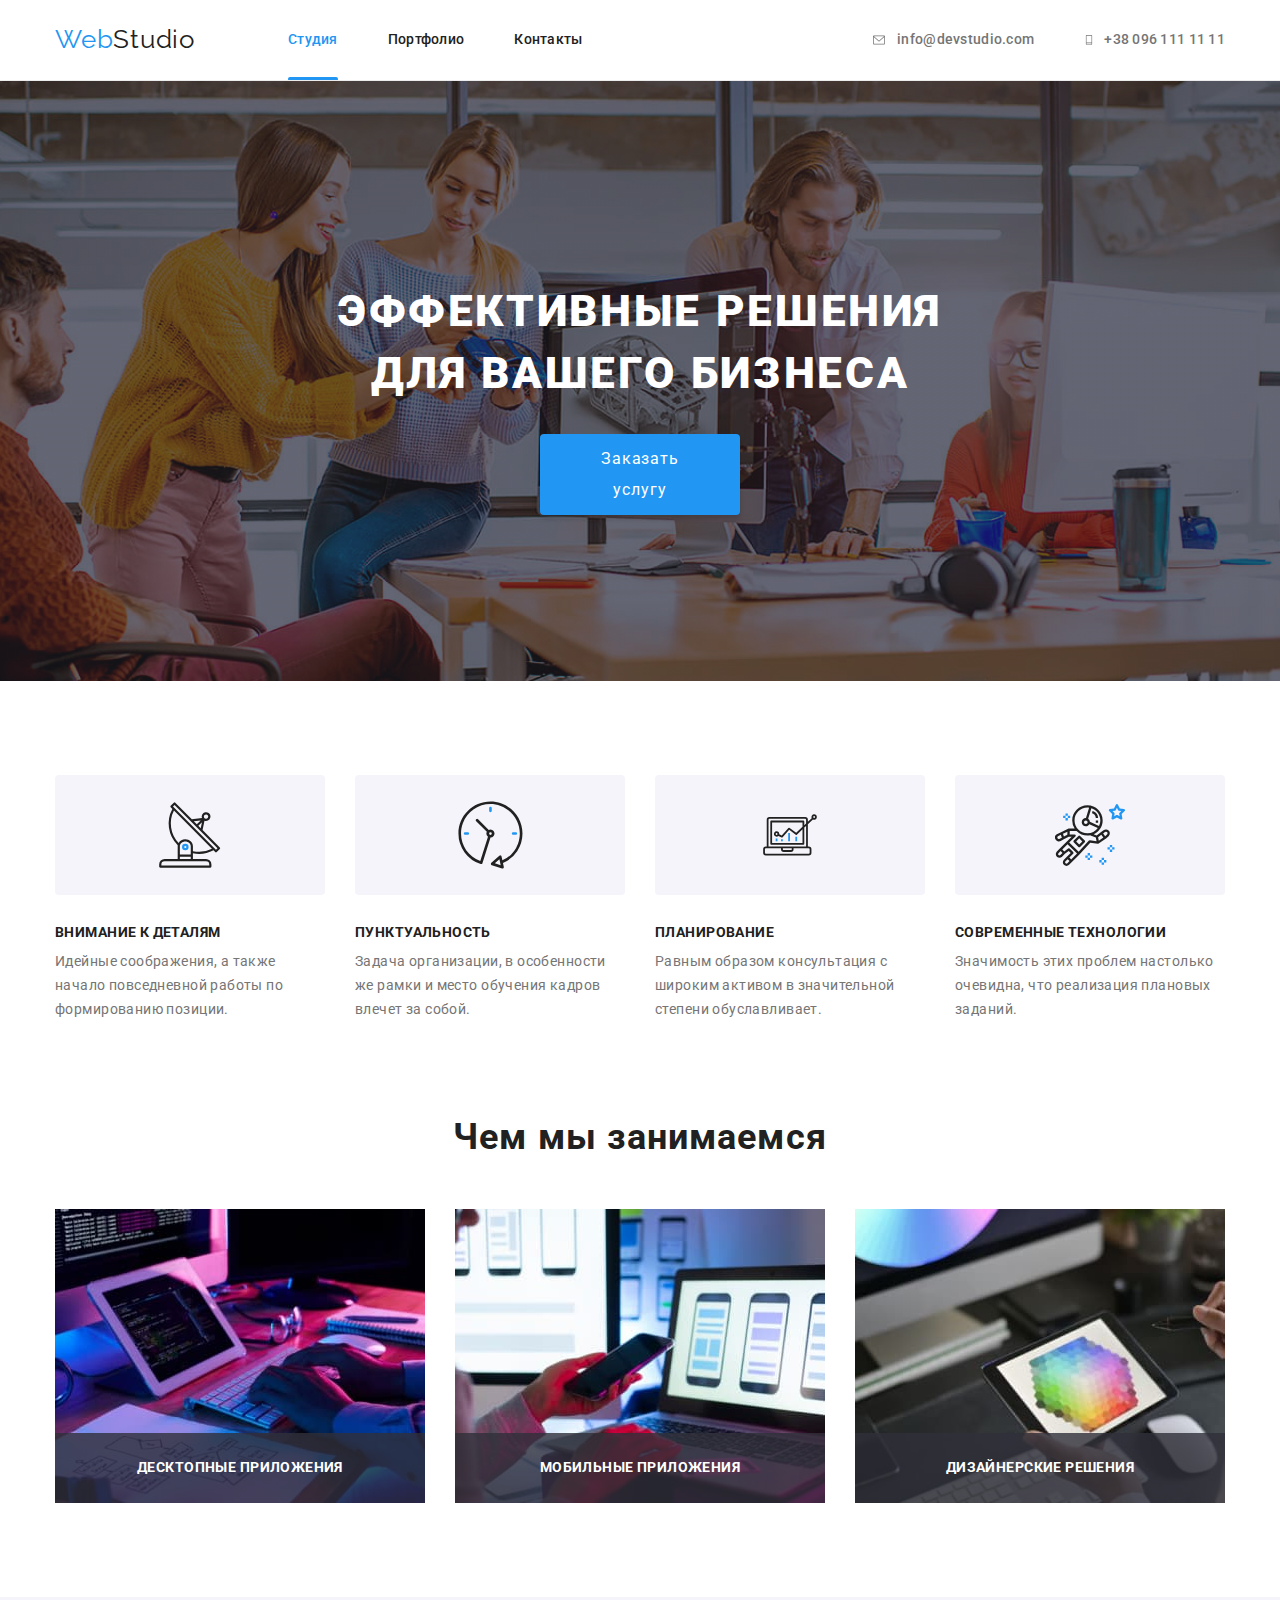
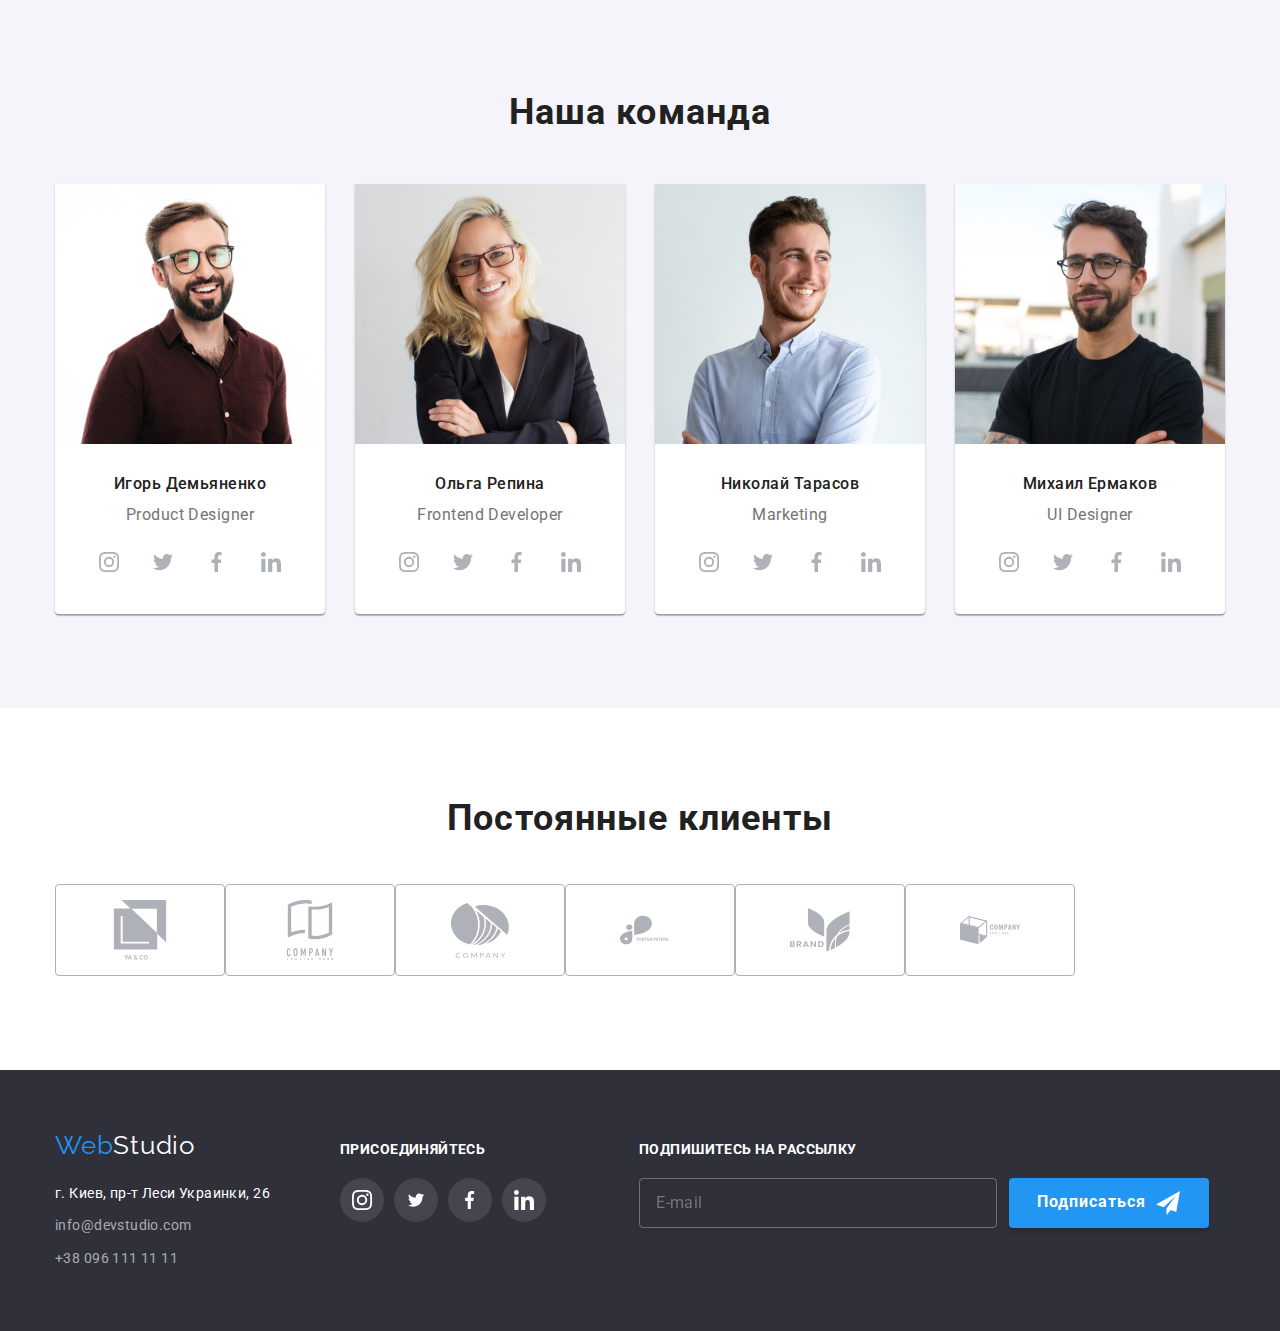
<file: index.html>
<!DOCTYPE html>
<html lang="ru">
  <head>
    <meta charset="UTF-8" />
    <meta http-equiv="X-UA-Compatible" content="IE=edge" />
    <meta name="viewport" content="width=device-width, initial-scale=1.0" />
    <title>Web Studio</title>
    <link rel="preconnect" href="https://fonts.googleapis.com" />
    <link rel="preconnect" href="https://fonts.gstatic.com" crossorigin />
    <link
      href="https://fonts.googleapis.com/css2?family=Montserrat:wght@400;700&family=Raleway:wght@700&family=Roboto:wght@400;500;700&display=swap"
      rel="stylesheet"
    />
    <link
      rel="stylesheet"
      href="./modern-normalize-main/modern-normalize.css"
    />
    <link rel="stylesheet" href="./css/main.min.css" />
  </head>

  <body>
    <!-- Шапка сайта -->
    <header class="header">
      <div class="container">
        <nav class="navigation">
          <a href="./index.html" class="logo link">
            Web<span class="logo-header">Studio</span>
          </a>
          <ul class="header-list list nav">
            <li class="header-list__item">
              <a
                href="./index.html"
                class="header-list__link current active link"
                >Студия</a
              >
            </li>
            <li class="header-list__item">
              <a href="./portfolio.html" class="header-list__link link"
                >Портфолио</a
              >
            </li>
            <li class="header-list__item">
              <a href="" class="header-list__link link">Контакты</a>
            </li>
          </ul>
        </nav>
        <ul class="connect list nav">
          <li class="connect__item">
            <a
              href="mailto:info@devstudio.com"
              class="connect__link current link"
            >
              <svg class="connect__icon" width="16" height="12">
                <use href="./images/icons/symbol-defs.svg#icon-envelope"></use>
              </svg>
              info@devstudio.com</a
            >
          </li>
          <li class="connect__item">
            <a href="tel:+380961111111" class="connect__link link">
              <svg class="connect__icon" width="10" height="16">
                <use href="./images/icons/symbol-defs.svg#icon-tel"></use>
              </svg>
              +38 096 111 11 11</a
            >
          </li>
        </ul>
      </div>
    </header>

    <main>
      <!-- Герой -->
      <section class="hero">
        <div class="container">
          <h1 class="hero-title title--light">
            ЭФФЕКТИВНЫЕ РЕШЕНИЯ ДЛЯ ВАШЕГО БИЗНЕСА
          </h1>
          <button type="button" class="hero-btn" data-modal-open>
            Заказать услугу
          </button>
        </div>
      </section>

      <!-- Особенности -->
      <section class="section">
        <div class="container">
          <h2 class="visually-hidden">Оcобенности</h2>
          <ul class="feature-list list">
            <li class="feature-list__item">
              <div class="feature-list__group">
                <svg class="feature-list__icon" width="65.32" height="70">
                  <use
                    href="./images/icons/symbol-defs.svg#icon-antenna_feature"
                  ></use>
                </svg>
              </div>
              <h3 class="feature-list__title title--dark">
                ВНИМАНИЕ К ДЕТАЛЯМ
              </h3>
              <p class="feature-list__text">
                Идейные соображения, а также начало повседневной работы по
                формированию позиции.
              </p>
            </li>
            <li class="feature-list__item">
              <div class="feature-list__group">
                <svg class="feature-list__icon" width="66.96" height="70">
                  <use
                    href="./images/icons/symbol-defs.svg#icon-clock_feature"
                  ></use>
                </svg>
              </div>
              <h3 class="feature-list__title title--dark">ПУНКТУАЛЬНОСТЬ</h3>
              <p class="feature-list__text">
                Задача организации, в особенности же рамки и место обучения
                кадров влечет за собой.
              </p>
            </li>
            <li class="feature-list__item">
              <div class="feature-list__group">
                <svg class="feature-list__icon" width="70" height="53.69">
                  <use
                    href="./images/icons/symbol-defs.svg#icon-diagram_feature"
                  ></use>
                </svg>
              </div>
              <h3 class="feature-list__title title--dark">ПЛАНИРОВАНИЕ</h3>
              <p class="feature-list__text">
                Равным образом консультация с широким активом в значительной
                степени обуславливает.
              </p>
            </li>
            <li class="feature-list__item">
              <div class="feature-list__group">
                <svg class="feature-list__icon" width="70" height="70">
                  <use
                    href="./images/icons/symbol-defs.svg#icon-astronaut_feature"
                  ></use>
                </svg>
              </div>
              <h3 class="feature-list__title title--dark">
                СОВРЕМЕННЫЕ ТЕХНОЛОГИИ
              </h3>
              <p class="feature-list__text">
                Значимость этих проблем настолько очевидна, что реализация
                плановых заданий.
              </p>
            </li>
          </ul>
        </div>
      </section>

      <!-- Чем мы занимаемся -->
      <section class="about section">
        <div class="container">
          <h2 class="about-title title title--dark">Чем мы занимаемся</h2>
          <ul class="about-list list">
            <li class="about-list__item">
              <img
                src="./images/img-1.jpg"
                alt="Написание кода на компьютере"
                width="370"
                height="294"
              />
              <p class="about-list__text">ДЕСКТОПНЫЕ ПРИЛОЖЕНИЯ</p>
            </li>
            <li class="about-list__item">
              <img
                src="./images/img-2.jpg"
                alt="Разработка мобильных приложений"
                width="370"
                height="294"
              />
              <p class="about-list__text">МОБИЛЬНЫЕ ПРИЛОЖЕНИЯ</p>
            </li>
            <li class="about-list__item">
              <img
                src="./images/img-3.jpg"
                alt="Создание дизайна"
                width="370"
                height="294"
              />
              <p class="about-list__text">ДИЗАЙНЕРСКИЕ РЕШЕНИЯ</p>
            </li>
          </ul>
        </div>
      </section>

      <!-- Наша команда -->
      <section class="team section">
        <div class="container">
          <h2 class="team-title title title--dark">Наша команда</h2>
          <ul class="team-list list">
            <li class="team-list__item">
              <div class="team-list__card">
                <img
                  src="./images/img-igor.jpg"
                  alt="Фото Product Designer"
                  width="270"
                  height="260"
                />
                <div class="team-list__name">
                  <h3 class="team-list__pre-title title--dark">
                    Игорь Демьяненко
                  </h3>
                  <p class="team-list__text">Product Designer</p>
                  <ul class="soc-list list">
                    <li class="soc-list__item soc-list--left">
                      <a
                        href=""
                        class="soc-list__link link soc-list__link--light"
                      >
                        <svg class="soc-list__icon" width="20" height="20">
                          <use
                            href="./images/icons/symbol-defs.svg#icon-instagram"
                          ></use>
                        </svg>
                      </a>
                    </li>
                    <li class="soc-list__item soc-list--left">
                      <a
                        href=""
                        class="soc-list__link link soc-list__link--light"
                      >
                        <svg class="soc-list__icon" width="20" height="20">
                          <use
                            href="./images/icons/symbol-defs.svg#icon-twiter"
                          ></use>
                        </svg>
                      </a>
                    </li>
                    <li class="soc-list__item soc-list--left">
                      <a
                        href=""
                        class="soc-list__link link soc-list__link--light"
                      >
                        <svg class="soc-list__icon" width="20" height="20">
                          <use
                            href="./images/icons/symbol-defs.svg#icon-fb"
                          ></use>
                        </svg>
                      </a>
                    </li>
                    <li class="soc-list__item soc-list--left">
                      <a
                        href=""
                        class="soc-list__link link soc-list__link--light"
                      >
                        <svg class="soc-list__icon" width="20" height="20">
                          <use
                            href="./images/icons/symbol-defs.svg#icon-linkedin"
                          ></use>
                        </svg>
                      </a>
                    </li>
                  </ul>
                </div>
              </div>
            </li>
            <li class="team-list__item">
              <div class="team-list__card">
                <img
                  src="./images/img-olga.jpg"
                  alt="Фото фронтэнд-разработчика"
                  width="270"
                  height="260"
                />
                <div class="team-list__name">
                  <h3 class="team-list__pre-title title--dark">Ольга Репина</h3>
                  <p class="team-list__text">Frontend Developer</p>
                  <ul class="soc-list list">
                    <li class="soc-list__item soc-list--left">
                      <a
                        href=""
                        class="soc-list__link link soc-list__link--light"
                      >
                        <svg class="soc-list__icon" width="20" height="20">
                          <use
                            href="./images/icons/symbol-defs.svg#icon-instagram"
                          ></use>
                        </svg>
                      </a>
                    </li>
                    <li class="soc-list__item soc-list--left">
                      <a
                        href=""
                        class="soc-list__link link soc-list__link--light"
                      >
                        <svg class="soc-list__icon" width="20" height="20">
                          <use
                            href="./images/icons/symbol-defs.svg#icon-twiter"
                          ></use>
                        </svg>
                      </a>
                    </li>
                    <li class="soc-list__item soc-list--left">
                      <a
                        href=""
                        class="soc-list__link link soc-list__link--light"
                      >
                        <svg class="soc-list__icon" width="20" height="20">
                          <use
                            href="./images/icons/symbol-defs.svg#icon-fb"
                          ></use>
                        </svg>
                      </a>
                    </li>
                    <li class="soc-list__item soc-list--left">
                      <a
                        href=""
                        class="soc-list__link link soc-list__link--light"
                      >
                        <svg class="soc-list__icon" width="20" height="20">
                          <use
                            href="./images/icons/symbol-defs.svg#icon-linkedin"
                          ></use>
                        </svg>
                      </a>
                    </li>
                  </ul>
                </div>
              </div>
            </li>
            <li class="team-list__item">
              <div class="team-list__card">
                <img
                  src="./images/img-nikolay.jpg"
                  alt="Фото маркетолога"
                  width="270"
                  height="260"
                />
                <div class="team-list__name">
                  <h3 class="team-list__pre-title title--dark">
                    Николай Тарасов
                  </h3>
                  <p class="team-list__text">Marketing</p>
                  <ul class="soc-list list">
                    <li class="soc-list__item soc-list--left">
                      <a
                        href=""
                        class="soc-list__link link soc-list__link--light"
                      >
                        <svg class="soc-list__icon" width="20" height="20">
                          <use
                            href="./images/icons/symbol-defs.svg#icon-instagram"
                          ></use>
                        </svg>
                      </a>
                    </li>
                    <li class="soc-list__item soc-list--left">
                      <a
                        href=""
                        class="soc-list__link link soc-list__link--light"
                      >
                        <svg class="soc-list__icon" width="20" height="20">
                          <use
                            href="./images/icons/symbol-defs.svg#icon-twiter"
                          ></use>
                        </svg>
                      </a>
                    </li>
                    <li class="soc-list__item soc-list--left">
                      <a
                        href=""
                        class="soc-list__link link soc-list__link--light"
                      >
                        <svg class="soc-list__icon" width="20" height="20">
                          <use
                            href="./images/icons/symbol-defs.svg#icon-fb"
                          ></use>
                        </svg>
                      </a>
                    </li>
                    <li class="soc-list__item soc-list--left">
                      <a
                        href=""
                        class="soc-list__link link soc-list__link--light"
                      >
                        <svg class="soc-list__icon" width="20" height="20">
                          <use
                            href="./images/icons/symbol-defs.svg#icon-linkedin"
                          ></use>
                        </svg>
                      </a>
                    </li>
                  </ul>
                </div>
              </div>
            </li>
            <li class="team-list__item">
              <div class="team-list__card">
                <img
                  src="./images/img-mihail.jpg"
                  alt="Фото дизайнера пользовательского интерфейса"
                  width="270"
                  height="260"
                />
                <div class="team-list__name">
                  <h3 class="team-list__pre-title title--dark">
                    Михаил Ермаков
                  </h3>
                  <p class="team-list__text">UI Designer</p>
                  <ul class="soc-list list">
                    <li class="soc-list__item soc-list--left">
                      <a
                        href=""
                        class="soc-list__link link soc-list__link--light"
                      >
                        <svg class="soc-list__icon" width="20" height="20">
                          <use
                            href="./images/icons/symbol-defs.svg#icon-instagram"
                          ></use>
                        </svg>
                      </a>
                    </li>
                    <li class="soc-list__item soc-list--left">
                      <a
                        href=""
                        class="soc-list__link link soc-list__link--light"
                      >
                        <svg class="soc-list__icon" width="20" height="20">
                          <use
                            href="./images/icons/symbol-defs.svg#icon-twiter"
                          ></use>
                        </svg>
                      </a>
                    </li>
                    <li class="soc-list__item soc-list--left">
                      <a
                        href=""
                        class="soc-list__link link soc-list__link--light"
                      >
                        <svg class="soc-list__icon" width="20" height="20">
                          <use
                            href="./images/icons/symbol-defs.svg#icon-fb"
                          ></use>
                        </svg>
                      </a>
                    </li>
                    <li class="soc-list__item soc-list--left">
                      <a
                        href=""
                        class="soc-list__link link soc-list__link--light"
                      >
                        <svg class="soc-list__icon" width="20" height="20">
                          <use
                            href="./images/icons/symbol-defs.svg#icon-linkedin"
                          ></use>
                        </svg>
                      </a>
                    </li>
                  </ul>
                </div>
              </div>
            </li>
          </ul>
        </div>
      </section>

      <!-- Постоянные клиенты -->
      <section class="customers section">
        <div class="container">
          <h2 class="customers-title title title--dark">Постоянные клиенты</h2>
          <ul class="customers-list list">
            <li class="customers__item">
              <a href="" class="customers__link link">
                <svg class="customers__icon" width="106" height="60">
                  <use
                    href="./images/icons/symbol-defs.svg#icon-client_one"
                  ></use>
                </svg>
              </a>
            </li>
            <li class="customers__item">
              <a href="" class="customers__link link">
                <svg class="customers__icon" width="106" height="60">
                  <use
                    href="./images/icons/symbol-defs.svg#icon-client_two"
                  ></use>
                </svg>
              </a>
            </li>
            <li class="customers__item">
              <a href="" class="customers__link link">
                <svg class="customers__icon" width="106" height="60">
                  <use
                    href="./images/icons/symbol-defs.svg#icon-client_three"
                  ></use>
                </svg>
              </a>
            </li>
            <li class="customers__item">
              <a href="" class="customers__link link">
                <svg class="customers__icon" width="106" height="60">
                  <use
                    href="./images/icons/symbol-defs.svg#icon-client_four"
                  ></use>
                </svg>
              </a>
            </li>
            <li class="customers__item">
              <a href="" class="customers__link link">
                <svg class="customers__icon" width="106" height="60">
                  <use
                    href="./images/icons/symbol-defs.svg#icon-client_five"
                  ></use>
                </svg>
              </a>
            </li>
            <li class="customers__item">
              <a href="" class="customers__link link">
                <svg class="customers__icon" width="106" height="60">
                  <use
                    href="./images/icons/symbol-defs.svg#icon-client_six"
                  ></use>
                </svg>
              </a>
            </li>
          </ul>
        </div>
      </section>
    </main>

    <!-- Футер -->
    <footer class="footer">
      <div class="container">
        <div class="contact">
          <a href="./index.html" class="logo-secondary logo link">
            Web<span class="logo-footer">Studio</span>
          </a>
          <address class="address">
            <ul class="contact-list list">
              <li class="contact-list__item">
                <a
                  href="https://goo.gl/maps/Qyb287VMPBatAXaLA"
                  target="_blank"
                  rel="noopener noreferrer"
                  class="contact-list__link link"
                  >г. Киев, пр-т Леси Украинки, 26</a
                >
              </li>
              <li class="contact-list__item">
                <a
                  href="mailto:info@devstudio.com"
                  class="contact-list__mail link"
                  >info@devstudio.com</a
                >
              </li>
              <li class="contact-list__item">
                <a href="tel:+380961111111" class="contact-list__tel link"
                  >+38 096 111 11 11</a
                >
              </li>
            </ul>
          </address>
        </div>
        <div class="footer-soc">
          <h3 class="footer-soc-title title--light">ПРИСОЕДИНЯЙТЕСЬ</h3>
          <ul class="soc-list list">
            <li class="soc-list__item">
              <a href="" class="soc-list__link link soc-list__link--dark">
                <svg class="footer-soc-icon" width="20" height="20">
                  <use
                    href="./images/icons/symbol-defs.svg#icon-instagram_footer"
                  ></use>
                </svg>
              </a>
            </li>
            <li class="soc-list__item">
              <a href="" class="soc-list__link link soc-list__link--dark">
                <svg class="footer-soc-icon" width="20" height="16.25">
                  <use
                    href="./images/icons/symbol-defs.svg#icon-twiter_footer"
                  ></use>
                </svg>
              </a>
            </li>
            <li class="soc-list__item">
              <a href="" class="soc-list__link link soc-list__link--dark">
                <svg class="footer-soc-icon" width="10" height="20">
                  <use
                    href="./images/icons/symbol-defs.svg#icon-fb_footer"
                  ></use>
                </svg>
              </a>
            </li>
            <li class="soc-list__item">
              <a href="" class="soc-list__link link soc-list__link--dark">
                <svg class="footer-soc-icon" width="20" height="20">
                  <use
                    href="./images/icons/symbol-defs.svg#icon-linkedin_footer"
                  ></use>
                </svg>
              </a>
            </li>
          </ul>
        </div>
        <div class="newsletter">
          <h3 class="newsletter-title title--light">ПОДПИШИТЕСЬ НА РАССЫЛКУ</h3>
          <form class="newsletter-form">
            <div class="online-field">
              <input
                type="text"
                placeholder="E-mail"
                id="online-name"
                name="online-name"
                class="online-input"
              />
              <button type="button" class="footer-btn">
                <span class="footer-btn-text">Подписаться</span>
                <svg class="footer-subscription-icon" width="24" height="24">
                  <use
                    href="./images/icons/symbol-defs.svg#icon-telegram"
                  ></use>
                </svg>
              </button>
            </div>
          </form>
        </div>
      </div>
    </footer>

    <!-- МОДАЛЬНОЕ ОКНО -->
    <div class="backdrop is-hidden" data-modal>
      <div class="modal">
        <button type="button" class="modal-close" data-modal-close>
          <svg class="modal-icon" width="18" height="18">
            <use href="./images/icons/symbol-defs.svg#icon-close-black"></use>
          </svg>
        </button>
        <p class="modal-title title--dark">
          Оставьте свои данные, мы вам перезвоним
        </p>
        <form class="modal-form">
          <div class="modal-field">
            <label class="input-text" for="user-name">Имя</label>
            <div class="input-wrap">
              <input
                type="text"
                name="user-name"
                class="modal-input"
                minlength="2"
                required
                id="user-name"
              />
              <svg class="input-icon" width="18" height="18">
                <use
                  href="./images/icons/symbol-defs.svg#icon-person-modal"
                ></use>
              </svg>
            </div>
          </div>
          <div class="modal-field">
            <label class="input-text" for="user-tel">Телефон</label>
            <div class="input-wrap">
              <input
                type="tel"
                name="user-tel"
                class="modal-input"
                required
                id="user-tel"
              />
              <svg class="input-icon" width="18" height="18">
                <use
                  href="./images/icons/symbol-defs.svg#icon-phone-modal"
                ></use>
              </svg>
            </div>
          </div>
          <div class="modal-field">
            <label class="input-text" for="user-email">Почта</label>
            <div class="input-wrap">
              <input
                type="email"
                name="user-email"
                class="modal-input"
                id="user-email"
              />
              <svg class="input-icon" width="18" height="18">
                <use
                  href="./images/icons/symbol-defs.svg#icon-email-modal"
                ></use>
              </svg>
            </div>
          </div>
          <div class="modal-text-field">
            <label class="input-text" for="user-text">Комментарий</label>
            <textarea
              class="modal-text"
              name="user-text"
              id="user-text"
              placeholder="Введите текст"
            ></textarea>
          </div>
          <div class="form-conditions">
            <input
              type="checkbox"
              class="modal-check visually-hidden"
              id="modal-check"
              name="privacy-check"
            />
            <label for="modal-check" class="modal-check-text">
              <span class="conditions-text-basic"
                >Соглашаюсь с рассылкой и принимаю
                <span>
                  <a class="conditions-text link" href="">Условия договора</a>
                </span>
              </span>
            </label>
          </div>
          <button type="submit" class="modal-btn">Отправить</button>
        </form>
      </div>
    </div>
    <script src="./js/modal.js"></script>
  </body>
</html>
</file>
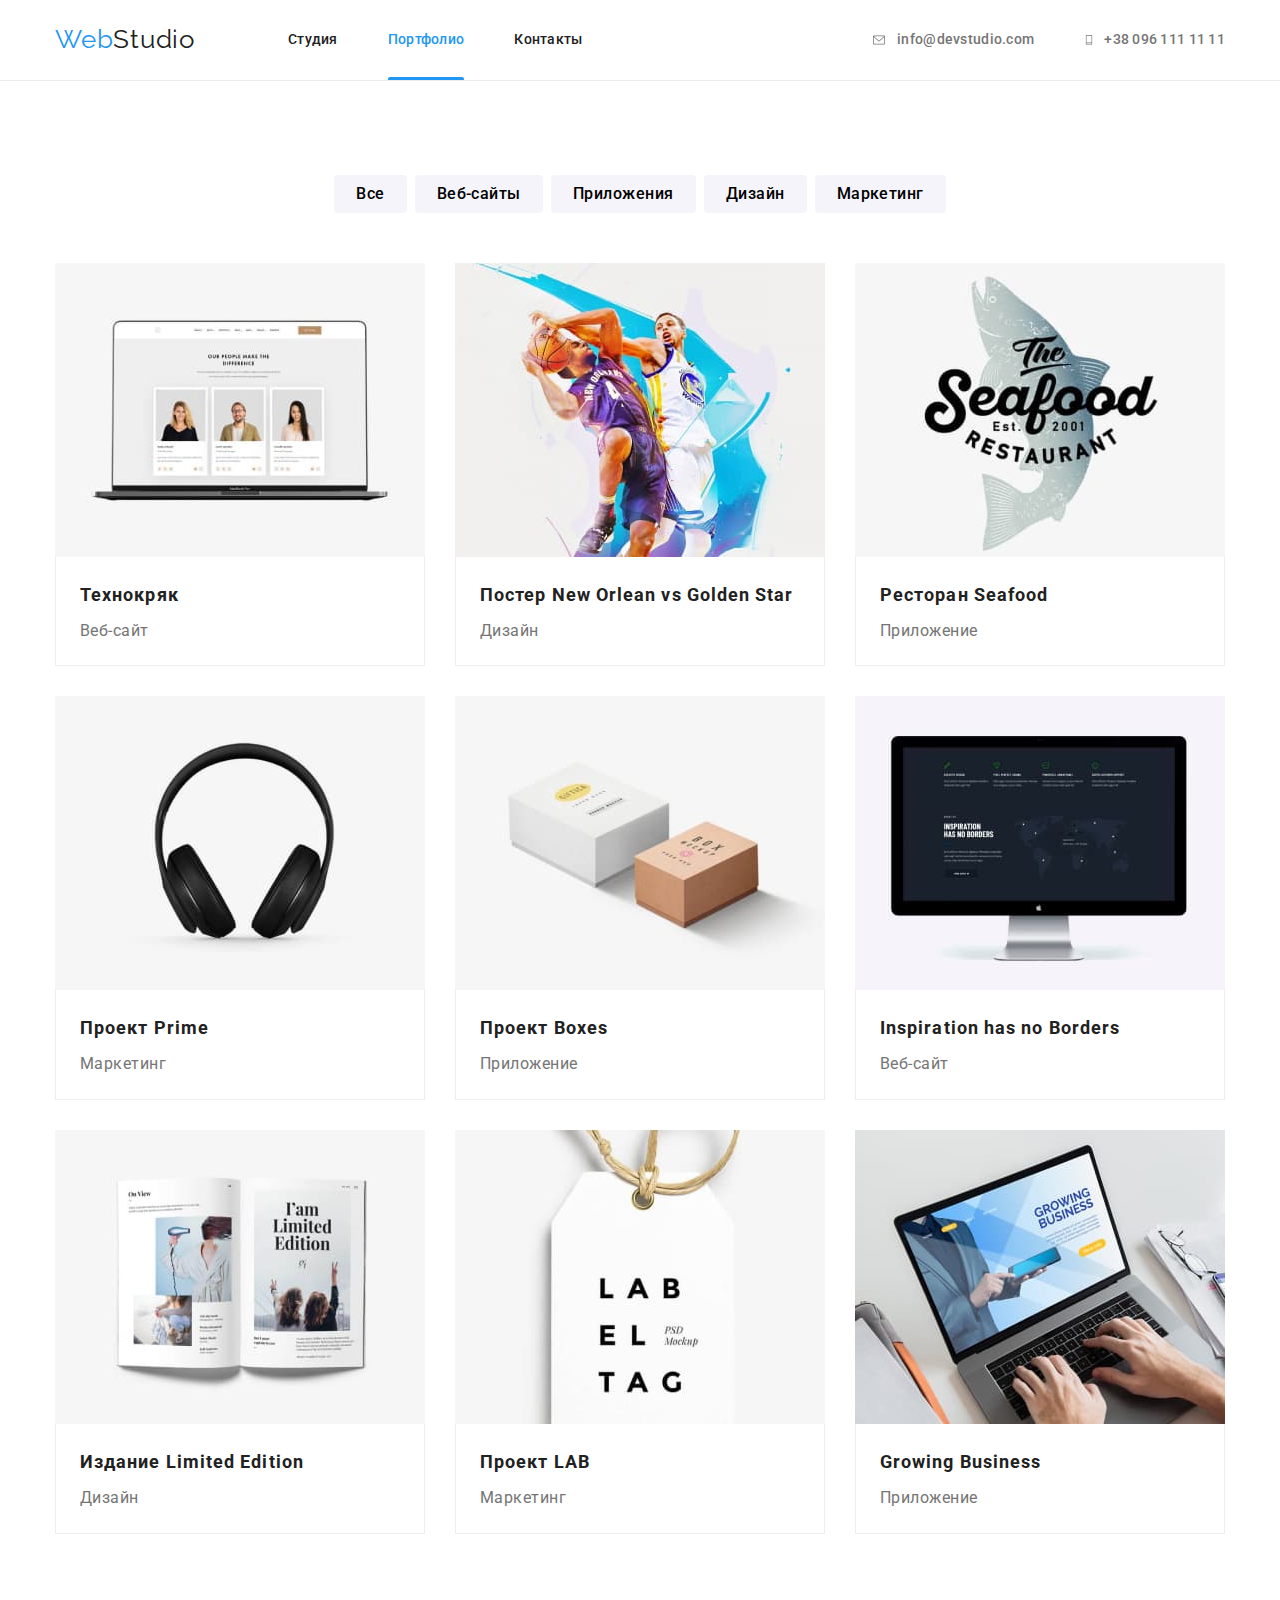
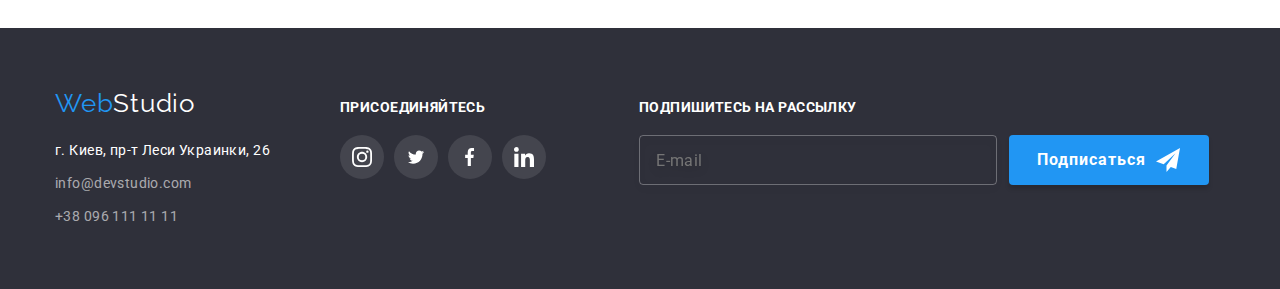
<file: portfolio.html>
<!DOCTYPE html>
<html lang="ru">
  <head>
    <meta charset="UTF-8" />
    <meta http-equiv="X-UA-Compatible" content="IE=edge" />
    <meta name="viewport" content="width=device-width, initial-scale=1.0" />
    <title>Web Studio</title>
    <link rel="preconnect" href="https://fonts.googleapis.com" />
    <link rel="preconnect" href="https://fonts.gstatic.com" crossorigin />
    <link
      href="https://fonts.googleapis.com/css2?family=Montserrat:wght@400;700&family=Raleway:wght@700&family=Roboto:wght@400;500;700&display=swap"
      rel="stylesheet"
    />
    <link
      rel="stylesheet"
      href="./modern-normalize-main/modern-normalize.css"
    />
    <link rel="stylesheet" href="./css/main.min.css" />
  </head>

  <body>
    <!-- Шапка сайта -->
    <header class="header">
      <div class="container">
        <nav class="navigation">
          <a href="./index.html" class="logo link">
            Web<span class="logo-header">Studio</span>
          </a>
          <ul class="header-list list nav">
            <li class="header-list__item">
              <a href="./index.html" class="header-list__link link">Студия</a>
            </li>
            <li class="header-list__item">
              <a
                href="./portfolio.html"
                class="header-list__link current active link"
                >Портфолио</a
              >
            </li>
            <li class="header-list__item">
              <a href="" class="header-list__link link">Контакты</a>
            </li>
          </ul>
        </nav>
        <ul class="connect list nav">
          <li class="connect__item">
            <a href="mailto:info@devstudio.com" class="connect__link link">
              <svg class="connect__icon" width="16" height="12">
                <use href="./images/icons/symbol-defs.svg#icon-envelope"></use>
              </svg>
              info@devstudio.com</a
            >
          </li>
          <li class="connect__item">
            <a href="tel:+380961111111" class="connect__link link">
              <svg class="connect__icon" width="10" height="16">
                <use href="./images/icons/symbol-defs.svg#icon-tel"></use>
              </svg>
              +38 096 111 11 11</a
            >
          </li>
        </ul>
      </div>
    </header>

    <!-- Портфолио -->
    <main>
      <section class="section">
        <div class="container">
          <h1 class="visually-hidden">Портфолио</h1>
          <ul class="menu-nav list">
            <li class="menu-nav-item">
              <button type="button" class="menu-btn link button">Все</button>
            </li>
            <li class="menu-nav-item">
              <button type="button" class="menu-btn link button">
                Веб-сайты
              </button>
            </li>
            <li class="menu-nav-item">
              <button type="button" class="menu-btn link button">
                Приложения
              </button>
            </li>
            <li class="menu-nav-item">
              <button type="button" class="menu-btn link button">Дизайн</button>
            </li>
            <li class="menu-nav-item">
              <button type="button" class="menu-btn link button">
                Маркетинг
              </button>
            </li>
          </ul>
          <h2 class="visually-hidden">Категория Все</h2>
          <ul class="filters-list list">
            <li class="filters-item">
              <a href="" class="filters-link link">
                <div class="filters-cover-wrap">
                  <img
                    class="filters-img"
                    src="./portfolio_img/img1.jpg"
                    alt="Ноутбук с изображением фото"
                    width="370"
                    height="294"
                  />
                  <p class="filters-item-description">
                    Ресурс предлагает комплексные предложения с разным уровнем
                    функционала и сервисов. Все это позволит посетителю получить
                    исчерпывающие сведения о компании или частном лице.
                  </p>
                </div>
                <div class="filters-name">
                  <h3 class="filters-title title--dark">Технокряк</h3>
                  <p class="filters-text">Веб-сайт</p>
                </div>
              </a>
            </li>
            <li class="filters-item">
              <a href="" class="filters-link link">
                <div class="filters-cover-wrap">
                  <img
                    class="filters-img"
                    src="./portfolio_img/img2.jpg"
                    alt="Два спортсмена играют в баскетбол"
                    width="370"
                    height="294"
                  />
                  <p class="filters-item-description">
                    Ресурс предлагает комплексные предложения с разным уровнем
                    функционала и сервисов. Все это позволит посетителю получить
                    исчерпывающие сведения о компании или частном лице.
                  </p>
                </div>
                <div class="filters-name">
                  <h3 class="filters-title title--dark">
                    Постер New Orlean vs Golden Star
                  </h3>
                  <p class="filters-text">Дизайн</p>
                </div>
              </a>
            </li>
            <li class="filters-item">
              <a href="" class="filters-link link">
                <div class="filters-cover-wrap">
                  <img
                    class="filters-img"
                    src="./portfolio_img/img3.jpg"
                    alt="Логотип в виде рыбы с названием ресторана"
                    width="370"
                    height="294"
                  />
                  <p class="filters-item-description">
                    Ресурс предлагает комплексные предложения с разным уровнем
                    функционала и сервисов. Все это позволит посетителю получить
                    исчерпывающие сведения о компании или частном лице.
                  </p>
                </div>
                <div class="filters-name">
                  <h3 class="filters-title title--dark">Ресторан Seafood</h3>
                  <p class="filters-text">Приложение</p>
                </div>
              </a>
            </li>
            <li class="filters-item">
              <a href="" class="filters-link link">
                <div class="filters-cover-wrap">
                  <img
                    class="filters-img"
                    src="./portfolio_img/img4.jpg"
                    alt="Наушники"
                    width="370"
                    height="294"
                  />
                  <p class="filters-item-description">
                    Ресурс предлагает комплексные предложения с разным уровнем
                    функционала и сервисов. Все это позволит посетителю получить
                    исчерпывающие сведения о компании или частном лице.
                  </p>
                </div>
                <div class="filters-name">
                  <h3 class="filters-title title--dark">Проект Prime</h3>
                  <p class="filters-text">Маркетинг</p>
                </div>
              </a>
            </li>
            <li class="filters-item">
              <a href="" class="filters-link link">
                <div class="filters-cover-wrap">
                  <img
                    class="filters-img"
                    src="./portfolio_img/img5.jpg"
                    alt="Две коробки"
                    width="370"
                    height="294"
                  />
                  <p class="filters-item-description">
                    Ресурс предлагает комплексные предложения с разным уровнем
                    функционала и сервисов. Все это позволит посетителю получить
                    исчерпывающие сведения о компании или частном лице.
                  </p>
                </div>
                <div class="filters-name">
                  <h3 class="filters-title title--dark">Проект Boxes</h3>
                  <p class="filters-text">Приложение</p>
                </div>
              </a>
            </li>
            <li class="filters-item">
              <a href="" class="filters-link link">
                <div class="filters-cover-wrap">
                  <img
                    class="filters-img"
                    src="./portfolio_img/img6.jpg"
                    alt="Монитор"
                    width="370"
                    height="294"
                  />
                  <p class="filters-item-description">
                    Ресурс предлагает комплексные предложения с разным уровнем
                    функционала и сервисов. Все это позволит посетителю получить
                    исчерпывающие сведения о компании или частном лице.
                  </p>
                </div>
                <div class="filters-name">
                  <h3 class="filters-title title--dark">
                    Inspiration has no Borders
                  </h3>
                  <p class="filters-text">Веб-сайт</p>
                </div>
              </a>
            </li>
            <li class="filters-item">
              <a href="" class="filters-link link">
                <div class="filters-cover-wrap">
                  <img
                    class="filters-img"
                    src="./portfolio_img/img7.jpg"
                    alt="Журнал в раскрытом виде"
                    width="370"
                    height="294"
                  />
                  <p class="filters-item-description">
                    Ресурс предлагает комплексные предложения с разным уровнем
                    функционала и сервисов. Все это позволит посетителю получить
                    исчерпывающие сведения о компании или частном лице.
                  </p>
                </div>
                <div class="filters-name">
                  <h3 class="filters-title title--dark">
                    Издание Limited Edition
                  </h3>
                  <p class="filters-text">Дизайн</p>
                </div>
              </a>
            </li>
            <li class="filters-item">
              <a href="" class="filters-link link">
                <div class="filters-cover-wrap">
                  <img
                    class="filters-img"
                    src="./portfolio_img/img8.jpg"
                    alt="Бирка с названием проекта"
                    width="370"
                    height="294"
                  />
                  <p class="filters-item-description">
                    Ресурс предлагает комплексные предложения с разным уровнем
                    функционала и сервисов. Все это позволит посетителю получить
                    исчерпывающие сведения о компании или частном лице.
                  </p>
                </div>
                <div class="filters-name">
                  <h3 class="filters-title title--dark">Проект LAB</h3>
                  <p class="filters-text">Маркетинг</p>
                </div>
              </a>
            </li>
            <li class="filters-item">
              <a href="" class="filters-link link">
                <div class="filters-cover-wrap">
                  <img
                    class="filters-img"
                    src="./portfolio_img/img9.jpg"
                    alt="Руки печатают на клавиатуре ноутбука"
                    width="370"
                    height="294"
                  />
                  <p class="filters-item-description">
                    Ресурс предлагает комплексные предложения с разным уровнем
                    функционала и сервисов. Все это позволит посетителю получить
                    исчерпывающие сведения о компании или частном лице.
                  </p>
                </div>
                <div class="filters-name">
                  <h3 class="filters-title title--dark">Growing Business</h3>
                  <p class="filters-text">Приложение</p>
                </div>
              </a>
            </li>
          </ul>
        </div>
      </section>
    </main>

    <!-- Футер -->
    <footer class="footer">
      <div class="container">
        <div class="contact">
          <a href="./index.html" class="logo-secondary logo link">
            Web<span class="logo-footer">Studio</span>
          </a>
          <address class="address">
            <ul class="contact-list list">
              <li class="contact-list__item">
                <a
                  href="https://goo.gl/maps/Qyb287VMPBatAXaLA"
                  target="_blank"
                  rel="noopener noreferrer"
                  class="contact-list__link link"
                  >г. Киев, пр-т Леси Украинки, 26</a
                >
              </li>
              <li class="contact-list__item">
                <a
                  href="mailto:info@devstudio.com"
                  class="contact-list__mail link"
                  >info@devstudio.com</a
                >
              </li>
              <li class="contact-list__item">
                <a href="tel:+380961111111" class="contact-list__tel link"
                  >+38 096 111 11 11</a
                >
              </li>
            </ul>
          </address>
        </div>
        <div class="footer-soc">
          <h3 class="footer-soc-title title--light">ПРИСОЕДИНЯЙТЕСЬ</h3>
          <ul class="soc-list list">
            <li class="soc-list__item">
              <a href="" class="soc-list__link link soc-list__link--dark">
                <svg class="footer-soc-icon" width="20" height="20">
                  <use
                    href="./images/icons/symbol-defs.svg#icon-instagram_footer"
                  ></use>
                </svg>
              </a>
            </li>
            <li class="soc-list__item">
              <a href="" class="soc-list__link link soc-list__link--dark">
                <svg class="footer-soc-icon" width="20" height="16.25">
                  <use
                    href="./images/icons/symbol-defs.svg#icon-twiter_footer"
                  ></use>
                </svg>
              </a>
            </li>
            <li class="soc-list__item">
              <a href="" class="soc-list__link link soc-list__link--dark">
                <svg class="footer-soc-icon" width="10" height="20">
                  <use
                    href="./images/icons/symbol-defs.svg#icon-fb_footer"
                  ></use>
                </svg>
              </a>
            </li>
            <li class="soc-list__item">
              <a href="" class="soc-list__link link soc-list__link--dark">
                <svg class="footer-soc-icon" width="20" height="20">
                  <use
                    href="./images/icons/symbol-defs.svg#icon-linkedin_footer"
                  ></use>
                </svg>
              </a>
            </li>
          </ul>
        </div>
        <div class="newsletter">
          <h3 class="newsletter-title title--light">ПОДПИШИТЕСЬ НА РАССЫЛКУ</h3>
          <form class="newsletter-form">
            <div class="online-field">
              <label for="online-name" class="online-label"></label>
              <input
                type="text"
                placeholder="E-mail"
                id="online-name"
                name="online-name"
                class="online-input"
              />
              <button type="button" class="footer-btn">
                <span class="footer-btn-text">Подписаться</span>
                <svg class="footer-subscription-icon" width="24" height="24">
                  <use
                    href="./images/icons/symbol-defs.svg#icon-telegram"
                  ></use>
                </svg>
              </button>
            </div>
          </form>
        </div>
      </div>
    </footer>
    <script src="./js/modal.js"></script>
  </body>
</html>
</file>
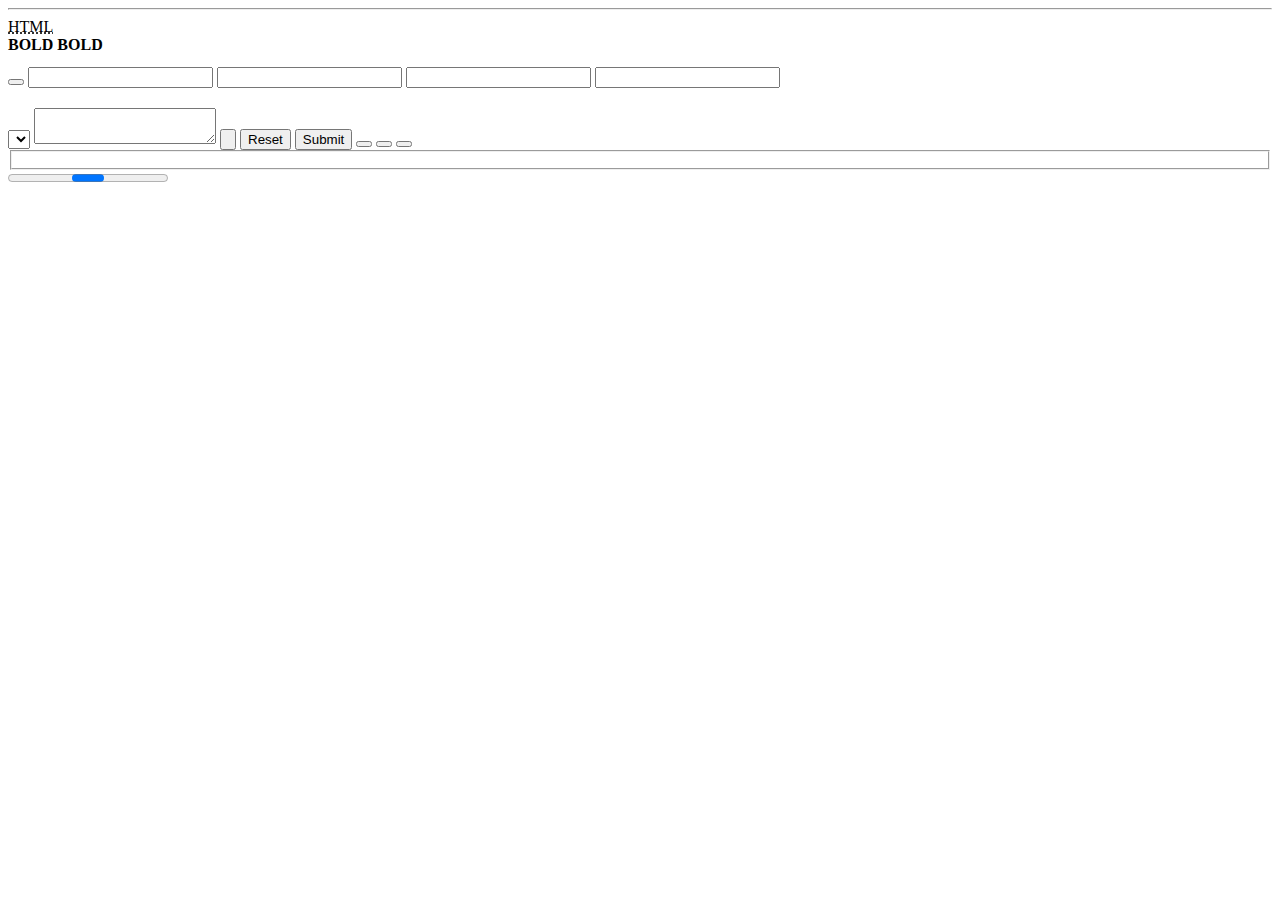
<file: modern-normalize-main/test/page/without-css.html>
<html>
	<body>
		<hr data-test--hr />
		<abbr data-test--abbr title="HyperText Markup Language">HTML</abbr>
		<div style="font-weight: 700">
			<b data-test--bold>BOLD</b>
			<strong data-test--bold>BOLD</strong>
		</div>
		<code data-test--code></code>
		<kbd data-test--code></kbd>
		<samp data-test--code></samp>
		<pre data-test--code></pre>
		<small data-test--small></small>
		<sub data-test--subsup></sub>
		<sup data-test--subsup></sup>
		<div style="font-family: MYCUSTOMFONT">
			<button data-test--forms-1></button>
			<input data-test--forms-1>
			<input data-test--forms-1 type="text">
			<input data-test--forms-1 type="number">
			<input data-test--forms-1 type="search">
			<optgroup data-test--forms-1></optgroup>
			<select data-test--forms-1></select>
			<textarea data-test--forms-1></textarea>
			<input data-test--forms-1 type="button">
			<input data-test--forms-1 type="reset">
			<input data-test--forms-1 type="submit">
			<button data-test--forms-1 type="button"></button>
			<button data-test--forms-1 type="reset"></button>
			<button data-test--forms-1 type="submit"></button>
			<fieldset data-test--forms-2></fieldset>
			<legend data-test--forms-2></legend>
			<progress data-test--forms-2></progress>
		</div>
		<summary data-test--interactive></summary>
	</body>
</html>
</file>
<file: css/main.min.css>
.visually-hidden{position:absolute;width:1px;height:1px;margin:-1px;border:0;padding:0;white-space:nowrap;clip-path:inset(100%);clip:rect(0 0 0 0);overflow:hidden}/*! modern-normalize v1.1.0 | MIT License | https://github.com/sindresorhus/modern-normalize */*,::before,::after{box-sizing:border-box}html{line-height:1.15;-webkit-text-size-adjust:100%;-moz-tab-size:4;tab-size:4}body{margin:0;font-family:system-ui,-apple-system,"Segoe UI",Roboto,Helvetica,Arial,sans-serif,"Apple Color Emoji","Segoe UI Emoji"}hr{height:0;color:inherit}abbr[title]{text-decoration:underline dotted}b,strong{font-weight:bolder}code,kbd,samp,pre{font-family:ui-monospace,SFMono-Regular,Consolas,"Liberation Mono",Menlo,monospace;font-size:1em}small{font-size:80%}sub,sup{font-size:75%;line-height:0;position:relative;vertical-align:baseline}sub{bottom:-0.25em}sup{top:-0.5em}table{text-indent:0;border-color:inherit}button,input,optgroup,select,textarea{font-family:inherit;font-size:100%;line-height:1.15;margin:0}button,select{text-transform:none}button,[type=button],[type=reset],[type=submit]{-webkit-appearance:button}::-moz-focus-inner{border-style:none;padding:0}:-moz-focusring{outline:1px dotted ButtonText}:-moz-ui-invalid{box-shadow:none}legend{padding:0}progress{vertical-align:baseline}::-webkit-inner-spin-button,::-webkit-outer-spin-button{height:auto}[type=search]{-webkit-appearance:textfield;outline-offset:-2px}::-webkit-search-decoration{-webkit-appearance:none}::-webkit-file-upload-button{-webkit-appearance:button;font:inherit}summary{display:list-item}p,h1,h2,h3,h4,h5,h6{margin:0}ul,ol{margin:0;padding-left:0}img{display:block;max-width:100%;height:auto}:root{--typical-padding: 94px;--typical-margin: 50px;--typical-side: 215px;--typical-effect-time: 250ms;--typical-transition-timing-function: cubic-bezier(0.4, 0, 0.2, 1)}body{font-family:Roboto,sans-serif;color:#757575;background-color:#fff}.list{list-style:none}.link{text-decoration:none}.backdrop{width:100%;height:100%;background:rgba(0,0,0,.2);position:fixed;top:0;transition:opacity var(--typical-effect-time) var(--typical-transition-timing-function),visibility var(--typical-effect-time) var(--typical-transition-timing-function)}.modal{width:528px;min-height:581px;transform:translate(-50%, -50%);background:#fff;box-shadow:0px 1px 3px rgba(0,0,0,.12),0px 1px 1px rgba(0,0,0,.14),0px 2px 1px rgba(0,0,0,.2);border-radius:4px;position:absolute;top:50%;left:50%;padding:40px;transition:transfom var(--typical-effect-time) var(--typical-transition-timing-function)}.modal-close{width:30px;height:30px;background:#fff;border:1px solid rgba(0,0,0,.1);box-sizing:border-box;border-radius:50%;display:flex;align-items:center;justify-content:center;position:absolute;top:8px;right:8px;fill:#000;transition:fill var(--typical-effect-time) var(--typical-transition-timing-function)}.modal-close:hover,.modal-close:focus{fill:#2196f3}.modal-title{font-size:20px;font-weight:700;line-height:1.1;letter-spacing:.03em;text-align:center;color:#212121;margin-bottom:12px}.modal-field{margin-bottom:10px}.input-text{font-size:12px;line-height:1.2;letter-spacing:.01em;display:block;margin-bottom:4px;color:#757575}.input-wrap{position:relative}.modal-input{width:100%;height:40px;border:1px solid rgba(33,33,33,.2);box-sizing:border-box;border-radius:4px;background-color:rgba(0,0,0,0);padding-left:42px;outline:none;transition:border-color var(--typical-effect-time) var(--typical-transition-timing-function)}.modal-input:focus{border-color:#2196f3}.input-icon{position:absolute;left:15px;top:50%;transform:translateY(-50%)}.modal-input:focus+.input-icon{fill:#2196f3}.modal-text{width:100%;height:120px;border:1px solid rgba(33,33,33,.2);box-sizing:border-box;border-radius:4px;background-color:rgba(0,0,0,0);padding:12px 16px;resize:none}.modal-text::placeholder{font-size:14px;line-height:1.1;letter-spacing:.01em;color:rgba(117,117,117,.5)}.modal-text:focus{outline:none;border-color:#2196f3}.form-conditions{margin-top:20px;margin-bottom:30px;justify-content:center;align-items:center;display:flex}.modal-check-text{font-size:14px;line-height:1.7;letter-spacing:.03em;display:flex;align-items:center;color:#757575}.modal-check-text::before{content:"";width:16px;height:15px;border:2px solid #212121;border-radius:3px;margin-right:8.38px}.modal-check:checked+.modal-check-text::before{content:"";border:rgba(0,0,0,0);background-color:#2196f3;background-image:url(../images/check.svg);border-radius:2px;background-repeat:no-repeat;background-position:center;background-size:contain}.conditions-text{color:#2196f3;text-decoration:underline}.modal-btn{margin:auto;display:block}.is-hidden{opacity:0;pointer-events:none;visibility:hidden}.hero-btn,.modal-btn{font-family:inherit;width:200px;font-size:16px;line-height:1.9;letter-spacing:.06em;align-items:center;cursor:pointer;border:rgba(0,0,0,0);padding:10px 32px;border-radius:4px;box-shadow:0px 4px 4px rgba(0,0,0,.15);color:#fff;background-color:#2196f3;transition:background-color var(--typical-effect-time) var(--typical-transition-timing-function)}.hero-btn:hover,.hero-btn:focus,.modal-btn:hover,.modal-btn:focus{color:#fff;background-color:#188ce8;box-shadow:0px 4px 4px rgba(0,0,0,.15)}.menu-btn{font-family:inherit;font-size:16px;font-weight:500;line-height:1.6;letter-spacing:.03em;padding:6px 22px;background:#f5f4fa;border-radius:4px}.button.menu-btn{display:inline;cursor:pointer;border:none;transition:color var(--typical-effect-time) var(--typical-transition-timing-function),background-color var(--typical-effect-time) var(--typical-transition-timing-function),box-shadow var(--typical-effect-time) var(--typical-transition-timing-function)}.footer-btn{font-size:16px;font-weight:700;line-height:1.8;letter-spacing:.06em;align-items:center;text-align:center;cursor:pointer;color:#fff;width:200px;height:50px;background:#2196f3;box-shadow:0px 4px 4px rgba(0,0,0,.15);border-radius:4px;border:rgba(0,0,0,0);display:flex;padding:10px 28px;margin-left:12px;transition:background-color var(--typical-effect-time) var(--typical-transition-timing-function)}.footer-btn:hover,.footer-btn:focus{background-color:#188ce8}.footer-btn-text{margin-right:10px}.container{width:1200px;padding-left:15px;padding-right:15px;margin:0 auto}.title{font-size:36px;line-height:1.2;letter-spacing:.03em}.title--light{color:#fff}.title--dark{color:#212121}.feature-list__title{font-size:14px;font-weight:700;line-height:1.1;letter-spacing:.03em;margin-bottom:10px}.about-title{text-align:center;margin-bottom:var(--typical-margin)}.team-title{text-align:center;margin-bottom:var(--typical-margin)}.customers-title{font-size:36px;font-weight:700;line-height:.9;letter-spacing:.03em;text-align:center;margin-bottom:var(--typical-margin);color:#212121}.filters-title{font-size:18px;font-weight:700;line-height:2;letter-spacing:.06em;margin-bottom:4px;color:#212121}.footer-soc-title{font-size:14px;font-weight:700;line-height:1.1;letter-spacing:.03em;text-transform:uppercase;margin-bottom:20px;color:#fff}.newsletter-title{font-size:14px;font-weight:700;line-height:1.1;letter-spacing:.03em;text-transform:uppercase;margin-bottom:20px;color:#fff}.team-list__pre-title{font-size:16px;font-weight:500;line-height:1.3;letter-spacing:.03em;margin-bottom:10px;color:#212121}.logo,.logo-secondary{font-family:"Raleway";font-style:normal;font-size:26px;line-height:1.2;letter-spacing:.03em;color:#2196f3}.logo-footer{font-family:"Raleway";font-style:normal;font-size:26px;line-height:1.2;letter-spacing:.03em;margin-bottom:20px;color:#fff}.soc-list{display:flex;justify-content:center}.soc-list .soc-list__link{width:44px;height:44px;border-radius:50%;display:flex;align-items:center;justify-content:center}.soc-list--left .soc-list--left+.soc-list--left{margin-left:10px}.soc-list__link--light{background-color:#fff;fill:#afb1b8;transition:background-color var(--typical-effect-time) var(--typical-transition-timing-function),fill var(--typical-effect-time) var(--typical-transition-timing-function)}.soc-list__link--light:hover,.soc-list__link--light:focus,.soc-list__link--light:active{background-color:#2196f3;fill:#fff}.nav{font-size:14px;font-weight:500;line-height:1.14;letter-spacing:.02em}.section{padding-top:var(--typical-padding);padding-bottom:var(--typical-padding)}.header{border-bottom:1px solid #ececec}.header .container,.navigation{display:flex;align-items:center}.logo-header{color:#212121}.header-list{display:flex;margin-left:93px;overflow:hidden}.header-list .link{display:block;padding-top:32px;padding-bottom:32px}.header-list .header-list__item{margin-right:var(--typical-margin)}.header-list .header-list__item:last-child{margin-right:0}.header-list__link,.current{color:#212121;position:relative;transition:color var(--typical-effect-time) var(--typical-transition-timing-function)}.header-list__link:hover,.header-list__link:focus,.current{color:#2196f3}.active::after{content:"";width:100%;height:4px;background:#2196f3;border-radius:2px;position:absolute;left:0;bottom:-1%}.connect{display:flex;margin-left:auto}.connect .connect__item+.connect__item{margin-left:var(--typical-margin)}.connect .connect__link{display:flex;align-items:center;justify-content:center;fill:#757575;color:#757575;transition:color var(--typical-effect-time) var(--typical-transition-timing-function)}.connect__link :hover,.connect__link :focus,.connect :hover,.connect :focus{color:#2196f3;fill:#2196f3}.connect__icon{margin-right:10px}.hero{max-width:1600px;height:600px;margin-left:auto;margin-right:auto;padding-top:200px;padding-bottom:200px;text-align:center;background:#2f303a;background-image:linear-gradient(rgba(47, 48, 58, 0.4), rgba(47, 48, 58, 0.4)),url(../images/hero-bg.png);background-repeat:no-repeat;background-position:center;background-size:cover}.hero-title{font-size:44px;font-weight:900;line-height:1.4;letter-spacing:.06em;margin-bottom:30px;max-width:696px;margin-left:auto;margin-right:auto}.footer{background:#2f303a;padding-top:60px;padding-bottom:60px}.footer .container{display:flex;align-items:baseline}.footer-soc{margin-left:70px}.address{margin-top:20px}.contact-list .contact-list__link{font-size:14px;line-height:1.7;letter-spacing:.03em;font-family:inherit;font-style:normal;color:#fff}.contact-list .contact-list__mail,.contact-list .contact-list__tel{font-size:14px;line-height:1.7;letter-spacing:.03em;font-family:inherit;font-style:normal;color:rgba(255,255,255,.6)}.contact-list .contact-list__item{margin-bottom:9px}.contact-list__item:last-child{margin-bottom:0}.soc-list .soc-list__item+.soc-list__item{margin-left:10px}.soc-list .soc-list__link--dark{background-color:rgba(255,255,255,.1);fill:#fff;transition:background-color var(--typical-effect-time) var(--typical-transition-timing-function)}.soc-list__link--dark:hover,.soc-list__link--dark:focus,.soc-list__link--dark:active{background-color:#2196f3}.newsletter{margin-left:93px}.online-field{display:flex}.online-input{font-size:16px;line-height:1.2;letter-spacing:.03em;display:flex;align-items:center;color:rgba(255,255,255,.6);width:358px;height:50px;background-color:rgba(0,0,0,0);border:1px solid rgba(255,255,255,.3);box-sizing:border-box;filter:drop-shadow(0px 4px 4px rgba(0, 0, 0, 0.15));border-radius:4px;outline:none;color:#fff;padding-left:16px}.feature-list{display:flex;flex-wrap:wrap}.feature-list .feature-list__item{width:270px;margin-right:30px}.feature-list__item:last-child{margin-right:0}.feature-list .feature-list__group{width:270px;height:120px;margin-bottom:30px;display:flex;justify-content:center;align-items:center;background:#f5f4fa;border-radius:4px}.feature-list .feature-list__text{font-size:14px;line-height:1.7;letter-spacing:.03em}.about{padding-top:0}.about-list{display:flex;flex-wrap:wrap}.about-list .about-list__item{width:calc((100% - 60px)/3);margin-right:30px;position:relative}.about-list .about-list__item:nth-child(3n){margin-right:0}.about-list .about-list__text{font-size:14px;font-weight:700;line-height:1.1;letter-spacing:.03em;text-align:center;text-transform:uppercase;color:#fff;background:rgba(47,48,58,.8);position:absolute;bottom:0;left:0;width:100%;height:70px;justify-content:center;align-items:center;display:flex}.team{background:#f5f4fa}.team-list{display:flex;flex-wrap:wrap}.team-list .team-list__item{text-align:center;margin-right:30px;background:#fff}.team-list__item:nth-child(4n){margin-right:0}.team-list .team-list__name{padding-top:30px;padding-bottom:30px}.team-list .team-list__card{box-shadow:0px 1px 3px rgba(0,0,0,.12),0px 1px 1px rgba(0,0,0,.14),0px 2px 1px rgba(0,0,0,.2);border-radius:0px 0px 4px 4px}.team-list .team-list__text{font-size:16px;line-height:1.2;letter-spacing:.03em;margin-bottom:16px}.customers{background:#fff}.customers-list{display:flex;flex-wrap:wrap}.customers__link{width:170px;height:92px;display:flex;align-items:center;justify-content:center;border:1px solid #afb1b8;box-sizing:border-box;border-radius:4px;fill:#afb1b8;transition:border-color var(--typical-effect-time) var(--typical-transition-timing-function),fill var(--typical-effect-time) var(--typical-transition-timing-function)}.customers__link:hover,.customers__link:focus,.customers__link:active{fill:#2196f3;border-color:#2196f3}.customers__item .customers__item+.customers__item{margin-left:30px}.menu-nav{display:flex;justify-content:center;margin-bottom:var(--typical-margin)}.menu-nav :hover,.menu-nav :focus,.menu-nav :active{display:inline;cursor:pointer;box-shadow:0px 3px 1px rgba(0,0,0,.1),0px 1px 2px rgba(0,0,0,.08),0px 2px 2px rgba(0,0,0,.12);border-radius:4px;color:#fff;background-color:#2196f3}.menu-nav .menu-nav-item:last-child{margin-right:0}.menu-nav-item{margin-right:8px}.filters-list{display:grid;grid-template-columns:repeat(3, auto);gap:30px}.filters-link{display:block;transition:box-shadow var(--typical-effect-time) var(--typical-transition-timing-function)}.filters-link:hover,.filters-link:focus{box-shadow:0px 1px 1px rgba(0,0,0,.12),0px 4px 4px rgba(0,0,0,.06),1px 4px 6px rgba(0,0,0,.16)}.filters-cover-wrap{position:relative;overflow:hidden}.filters-item-description{font-size:18px;line-height:1.5;letter-spacing:.03em;padding:63px 24px;height:100%;color:#fff;background:rgba(33,150,243,.9);position:absolute;top:0;left:0;transform:translateY(100%);transition:transform var(--typical-effect-time) var(--typical-transition-timing-function)}.filters-link:hover .filters-item-description,.filters-link:focus .filters-item-description{transform:translateY(0)}.filters-name{padding:20px 24px;border-right:1px solid #eee;border-left:1px solid #eee;border-bottom:1px solid #eee}.filters-text{font-size:16px;line-height:1.8;letter-spacing:.03em;color:#757575}/*# sourceMappingURL=main.min.css.map */
</file>
